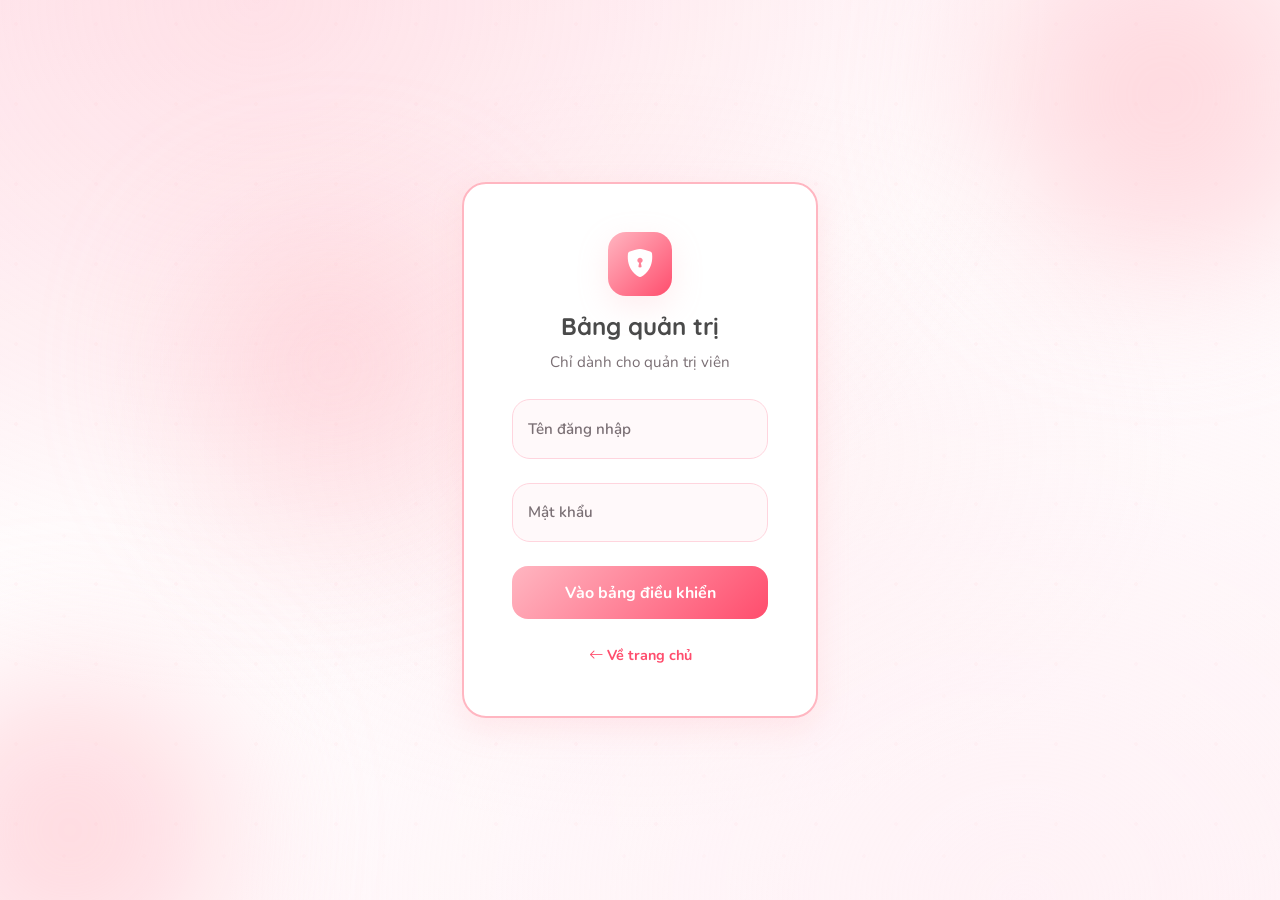
<file: admin-login.html>
<!DOCTYPE html>
<html lang="vi">
<head>
  <meta charset="UTF-8">
  <meta name="viewport" content="width=device-width, initial-scale=1.0">
  <title>Đăng nhập quản trị - Dr.Gifter</title>
  <link rel="preconnect" href="https://fonts.googleapis.com">
  <link rel="preconnect" href="https://fonts.gstatic.com" crossorigin>
  <link href="https://fonts.googleapis.com/css2?family=Nunito:wght@400;600;700;800&family=Quicksand:wght@500;600;700&display=swap" rel="stylesheet">
  <link href="https://cdn.jsdelivr.net/npm/bootstrap@5.3.3/dist/css/bootstrap.min.css" rel="stylesheet">
  <link rel="stylesheet" href="https://cdn.jsdelivr.net/npm/bootstrap-icons@1.11.3/font/bootstrap-icons.min.css">
  <link rel="stylesheet" href="style.css">
</head>
<body class="admin-auth-page">
  <div class="mesh-bg"></div>
  <div class="grid-overlay"></div>
  <div class="auth-bg-shape auth-bg-shape-1"></div>
  <div class="auth-bg-shape auth-bg-shape-2"></div>
  <div class="auth-bg-shape auth-bg-shape-4"></div>

  <div class="container position-relative">
    <div class="row justify-content-center align-items-center min-vh-100 py-5">
      <div class="col-11 col-sm-9 col-md-7 col-lg-5 col-xl-4">
        <div class="glass-auth-card admin-glass-card">
          <div class="glass-auth-inner p-4 p-md-5">
            <div class="text-center mb-4">
              <div class="admin-shield-icon mb-3">
                <i class="bi bi-shield-lock-fill"></i>
              </div>
              <h1 class="auth-title h4 fw-bold">Bảng quản trị</h1>
              <p class="auth-subtitle">Chỉ dành cho quản trị viên</p>
            </div>
            <div class="login-lock-banner" id="adminLoginLockBanner"></div>
            <form id="adminLoginForm">
              <div class="floating-group mb-4">
                <input type="text" class="form-control glass-input" id="adminUsername" placeholder=" " required>
                <label for="adminUsername">Tên đăng nhập</label>
              </div>
              <div class="floating-group mb-4">
                <input type="password" class="form-control glass-input" id="adminPassword" placeholder=" " required>
                <label for="adminPassword">Mật khẩu</label>
              </div>
              <button type="submit" class="btn btn-gradient w-100 auth-submit-btn">Vào bảng điều khiển</button>
            </form>
            <p class="text-center mt-4 mb-0 auth-footer-text">
              <a href="index.html" class="auth-link"><i class="bi bi-arrow-left"></i> Về trang chủ</a>
            </p>
          </div>
        </div>
      </div>
    </div>
  </div>

  <script src="https://cdn.jsdelivr.net/npm/bootstrap@5.3.3/dist/js/bootstrap.bundle.min.js"></script>
  <script src="app.js"></script>
</body>
</html>
</file>
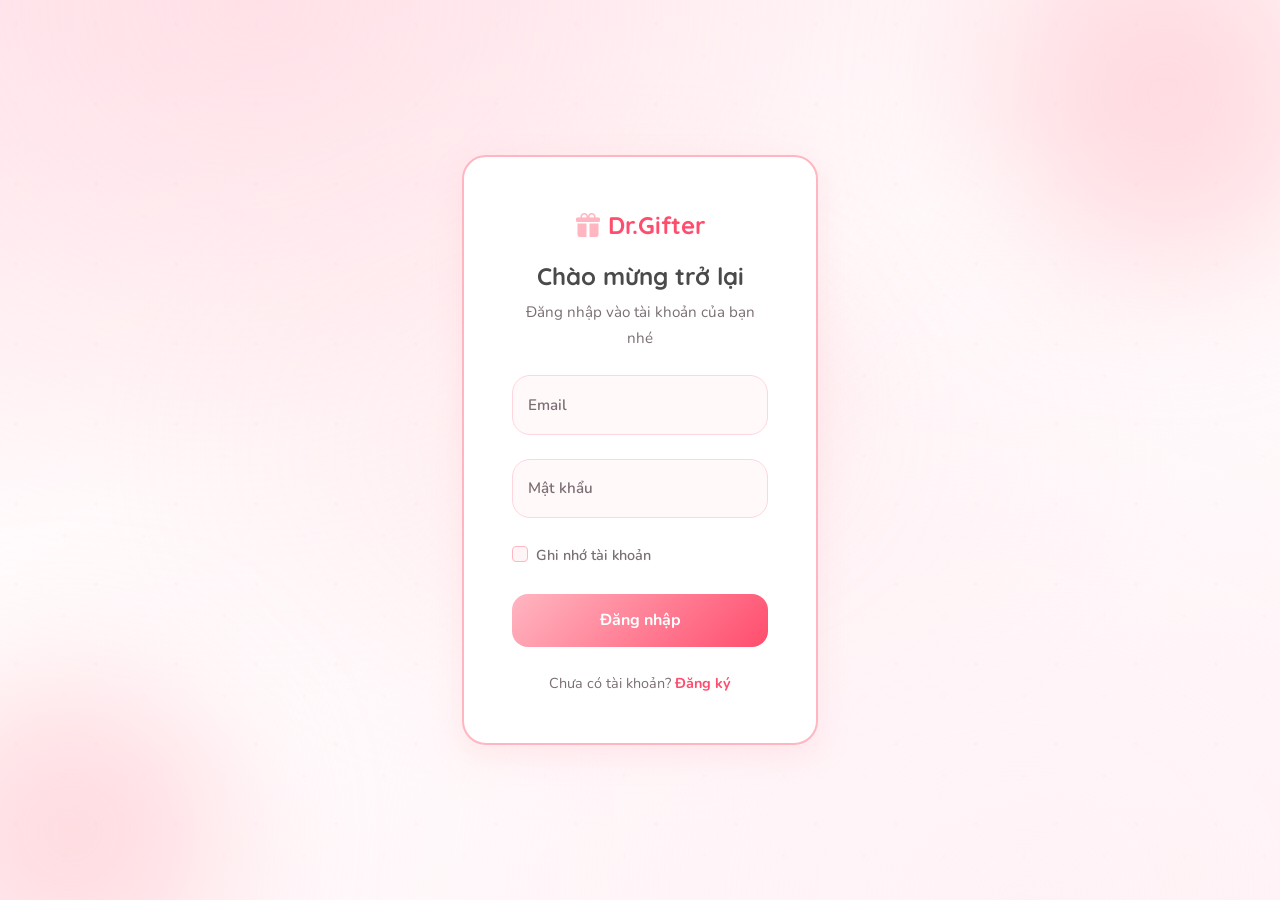
<file: login.html>
<!DOCTYPE html>
<html lang="vi">
<head>
  <meta charset="UTF-8">
  <meta name="viewport" content="width=device-width, initial-scale=1.0">
  <title>Đăng nhập - Dr.Gifter</title>
  <link rel="preconnect" href="https://fonts.googleapis.com">
  <link rel="preconnect" href="https://fonts.gstatic.com" crossorigin>
  <link href="https://fonts.googleapis.com/css2?family=Nunito:wght@400;600;700;800&family=Quicksand:wght@500;600;700&display=swap" rel="stylesheet">
  <link href="https://cdn.jsdelivr.net/npm/bootstrap@5.3.3/dist/css/bootstrap.min.css" rel="stylesheet">
  <link rel="stylesheet" href="https://cdn.jsdelivr.net/npm/bootstrap-icons@1.11.3/font/bootstrap-icons.min.css">
  <link rel="stylesheet" href="style.css">
</head>
<body class="auth-page">
  <div class="mesh-bg"></div>
  <div class="grid-overlay"></div>
  <div class="auth-bg-shape auth-bg-shape-1"></div>
  <div class="auth-bg-shape auth-bg-shape-2"></div>
  <div class="auth-bg-shape auth-bg-shape-3"></div>

  <div class="container position-relative">
    <div class="row justify-content-center align-items-center min-vh-100 py-5">
      <div class="col-11 col-sm-9 col-md-7 col-lg-5 col-xl-4">
        <div class="glass-auth-card">
          <div class="glass-auth-inner p-4 p-md-5">
            <div class="text-center mb-4">
              <a href="index.html" class="auth-brand">
                <i class="bi bi-gift-fill"></i> Dr.Gifter
              </a>
              <h1 class="auth-title h4 fw-bold mt-3">Chào mừng trở lại</h1>
              <p class="auth-subtitle">Đăng nhập vào tài khoản của bạn nhé</p>
            </div>
            <div class="login-lock-banner" id="loginLockBanner"></div>
            <form id="loginForm">
              <div class="floating-group mb-4">
                <input type="email" class="form-control glass-input" id="loginEmail" placeholder=" " required>
                <label for="loginEmail">Email</label>
              </div>
              <div class="floating-group mb-4">
                <input type="password" class="form-control glass-input" id="loginPassword" placeholder=" " required>
                <label for="loginPassword">Mật khẩu</label>
              </div>
              <div class="mb-4 form-check">
                <input type="checkbox" class="form-check-input glass-check" id="rememberMe">
                <label class="form-check-label auth-check-label" for="rememberMe">Ghi nhớ tài khoản</label>
              </div>
              <button type="submit" class="btn btn-gradient w-100 auth-submit-btn">Đăng nhập</button>
            </form>
            <p class="text-center mt-4 mb-0 auth-footer-text">
              Chưa có tài khoản? <a href="register.html" class="auth-link">Đăng ký</a>
            </p>
          </div>
        </div>
      </div>
    </div>
  </div>

  <script src="https://cdn.jsdelivr.net/npm/bootstrap@5.3.3/dist/js/bootstrap.bundle.min.js"></script>
  <script src="app.js"></script>
</body>
</html>
</file>
<file: style.css>
:root {
  --pink-light: #ffc0cb;
  --pink-soft: #ffb6c1;
  --pink-pale: #fff0f5;
  --pink-deep: #ff9eb5;
  --pink-accent: #ff85a2;
  --white: #ffffff;
  --white-soft: #fffafa;
  --text-dark: #5c4a52;
  --text-muted: #9a8a90;
  --glass-border: rgba(255, 182, 193, 0.45);
  --gradient-main: linear-gradient(135deg, #ffb6c1, #ffc0cb, #ffd1dc);
  --gradient-btn: linear-gradient(135deg, #ff9eb5, #ffb6c1);
  --shadow-soft: 0 8px 32px rgba(255, 182, 193, 0.25);
  --shadow-hover: 0 12px 40px rgba(255, 158, 181, 0.35);
  --transition: all 0.3s ease;
  --radius: 20px;
  --radius-sm: 16px;
}

*,
*::before,
*::after {
  box-sizing: border-box;
}

html {
  scroll-behavior: smooth;
}

body {
  font-family: 'Nunito', 'Quicksand', system-ui, sans-serif;
  color: var(--text-dark);
  background-color: var(--pink-pale);
  overflow-x: hidden;
}

::selection {
  background: rgba(255, 182, 193, 0.5);
  color: var(--text-dark);
}

h1, h2, h3, h4, h5, h6 {
  font-family: 'Quicksand', 'Nunito', sans-serif;
  font-weight: 700;
}

.text-gradient {
  background: var(--gradient-main);
  -webkit-background-clip: text;
  -webkit-text-fill-color: transparent;
  background-clip: text;
}

.text-gradient-animated {
  background: linear-gradient(90deg, #ff9eb5, #ffb6c1, #ffc0cb, #ffb6c1);
  background-size: 300% 100%;
  -webkit-background-clip: text;
  -webkit-text-fill-color: transparent;
  background-clip: text;
  animation: gradientShift 5s ease infinite;
}

@keyframes gradientShift {
  0%, 100% { background-position: 0% 50%; }
  50% { background-position: 100% 50%; }
}

.btn-gradient {
  background: var(--gradient-btn);
  border: none;
  color: var(--white);
  font-weight: 700;
  transition: var(--transition);
  border-radius: var(--radius-sm);
}

.btn-gradient:hover {
  color: var(--white);
  transform: translateY(-4px) scale(1.03);
  box-shadow: var(--shadow-hover);
  animation: bounceBtn 0.5s ease;
}

@keyframes bounceBtn {
  0%, 100% { transform: translateY(-4px) scale(1.03); }
  50% { transform: translateY(-8px) scale(1.05); }
}

.mesh-bg {
  position: fixed;
  inset: 0;
  background-image:
    radial-gradient(ellipse at 20% 0%, rgba(255, 192, 203, 0.35) 0%, transparent 55%),
    radial-gradient(ellipse at 80% 100%, rgba(255, 240, 245, 0.6) 0%, transparent 55%),
    radial-gradient(ellipse at 50% 50%, rgba(255, 182, 193, 0.15) 0%, transparent 60%);
  pointer-events: none;
  z-index: 0;
}

.grid-overlay {
  position: fixed;
  inset: 0;
  background-image:
    radial-gradient(circle at 20% 30%, rgba(255, 182, 193, 0.08) 2px, transparent 2px),
    radial-gradient(circle at 80% 70%, rgba(255, 192, 203, 0.06) 2px, transparent 2px);
  background-size: 80px 80px;
  pointer-events: none;
  z-index: 0;
}

.bg-glow {
  position: fixed;
  border-radius: 50%;
  filter: blur(100px);
  opacity: 0.4;
  pointer-events: none;
  z-index: 0;
  animation: floatGlow 8s ease-in-out infinite;
}

.bg-glow-purple {
  width: 400px;
  height: 400px;
  background: var(--pink-light);
  top: -100px;
  right: -80px;
}

.bg-glow-cyan {
  width: 350px;
  height: 350px;
  background: var(--pink-soft);
  bottom: 10%;
  left: -80px;
  animation-delay: -4s;
}

@keyframes floatGlow {
  0%, 100% { transform: translate(0, 0); }
  50% { transform: translate(15px, -15px); }
}

.landing-page {
  position: relative;
  background: var(--pink-pale);
}

.landing-page > section,
.landing-page > footer,
.landing-page > nav {
  position: relative;
  z-index: 1;
}

.glass-nav {
  background: rgba(255, 255, 255, 0.85);
  backdrop-filter: blur(20px);
  -webkit-backdrop-filter: blur(20px);
  border: 2px solid var(--glass-border);
  border-radius: var(--radius);
  margin: 1rem auto 0;
  max-width: calc(100% - 2rem);
  padding: 0.65rem 1.25rem;
  transition: var(--transition);
  box-shadow: var(--shadow-soft);
}

.glass-nav.scrolled {
  background: rgba(255, 255, 255, 0.95);
  box-shadow: var(--shadow-hover);
}

.brand-glow {
  font-family: 'Quicksand', sans-serif;
  font-weight: 800;
  font-size: 1.4rem;
  color: var(--pink-accent) !important;
  text-decoration: none;
  display: flex;
  align-items: center;
  gap: 0.5rem;
  transition: var(--transition);
}

.brand-glow:hover {
  color: var(--pink-deep) !important;
  transform: scale(1.05);
}

.brand-icon {
  color: var(--pink-soft);
  font-size: 1.3rem;
}

.navbar-toggler-custom {
  border-color: var(--glass-border);
  border-radius: 12px;
}

.navbar-toggler-custom .navbar-toggler-icon {
  filter: none;
  background-image: url("data:image/svg+xml,%3csvg xmlns='http://www.w3.org/2000/svg' viewBox='0 0 30 30'%3e%3cpath stroke='rgba%28255, 133, 162, 1%29' stroke-linecap='round' stroke-miterlimit='10' stroke-width='2' d='M4 7h22M4 15h22M4 23h22'/%3e%3c/svg%3e");
}

.nav-link-animated {
  color: var(--text-muted) !important;
  font-weight: 600;
  padding: 0.5rem 1rem !important;
  position: relative;
  transition: var(--transition);
  border-radius: 12px;
}

.nav-link-animated::after {
  content: '';
  position: absolute;
  bottom: 2px;
  left: 50%;
  width: 0;
  height: 3px;
  background: var(--gradient-btn);
  transition: var(--transition);
  transform: translateX(-50%);
  border-radius: 3px;
}

.nav-link-animated:hover,
.nav-link-animated.active {
  color: var(--pink-accent) !important;
}

.nav-link-animated:hover::after,
.nav-link-animated.active::after {
  width: 60%;
}

.nav-link-btn {
  background: var(--gradient-btn);
  border: none;
  border-radius: var(--radius-sm);
  color: var(--white) !important;
  padding: 0.45rem 1.35rem !important;
  margin-top: 0.5rem;
  transition: var(--transition);
  font-weight: 700;
}

@media (min-width: 992px) {
  .nav-link-btn {
    margin-top: 0;
  }
}

.nav-link-btn:hover {
  color: var(--white) !important;
  transform: translateY(-3px) scale(1.05);
  box-shadow: var(--shadow-hover);
}

.hero-section {
  min-height: 100vh;
  padding: 8rem 0 5rem;
  background: transparent;
}

.hero-badge {
  display: inline-block;
  padding: 0.4rem 1.1rem;
  background: var(--white);
  border: 2px solid var(--pink-light);
  border-radius: var(--radius);
  font-size: 0.85rem;
  font-weight: 700;
  color: var(--pink-accent);
  margin-bottom: 1.75rem;
  box-shadow: var(--shadow-soft);
  animation: fadeInUp 0.8s ease forwards;
}

.hero-title {
  line-height: 1.2;
  color: var(--text-dark);
  animation: fadeInUp 0.8s ease 0.15s forwards;
  opacity: 0;
}

.hero-description {
  color: var(--text-muted);
  max-width: 34rem;
  font-size: 1.1rem;
  line-height: 1.8;
  animation: fadeInUp 0.8s ease 0.3s forwards;
  opacity: 0;
}

.hero-cta-wrap {
  animation: fadeInUp 0.8s ease 0.45s forwards;
  opacity: 0;
}

@keyframes fadeInUp {
  from {
    opacity: 0;
    transform: translateY(20px);
  }
  to {
    opacity: 1;
    transform: translateY(0);
  }
}

.cta-button {
  padding: 0.9rem 2.5rem;
  border-radius: var(--radius);
  font-size: 1rem;
}

.pulse-glow {
  animation: pulseGlow 2.5s ease-in-out infinite;
}

@keyframes pulseGlow {
  0%, 100% {
    box-shadow: 0 6px 25px rgba(255, 182, 193, 0.4);
  }
  50% {
    box-shadow: 0 10px 40px rgba(255, 158, 181, 0.55);
  }
}

.hero-visual {
  position: relative;
  width: 320px;
  height: 320px;
  display: flex;
  align-items: center;
  justify-content: center;
  animation: fadeInUp 1s ease 0.5s forwards;
  opacity: 0;
}

.hero-ring {
  position: absolute;
  border-radius: 50%;
  border: 2px dashed var(--pink-light);
}

.hero-ring-1 {
  width: 100%;
  height: 100%;
  animation: spinSlow 25s linear infinite;
}

.hero-ring-2 {
  width: 78%;
  height: 78%;
  border-color: var(--pink-soft);
  animation: spinSlow 18s linear infinite reverse;
}

.hero-ring-3 {
  width: 55%;
  height: 55%;
  border-style: solid;
  border-color: rgba(255, 192, 203, 0.5);
  animation: spinSlow 12s linear infinite;
}

@keyframes spinSlow {
  from { transform: rotate(0deg); }
  to { transform: rotate(360deg); }
}

.hero-icon-wrap {
  width: 140px;
  height: 140px;
  display: flex;
  align-items: center;
  justify-content: center;
  background: var(--white);
  border: 3px solid var(--pink-light);
  border-radius: 50%;
  font-size: 4rem;
  color: var(--pink-accent);
  box-shadow: var(--shadow-soft);
  animation: iconBounce 3s ease-in-out infinite;
}

@keyframes iconBounce {
  0%, 100% { transform: translateY(0); }
  50% { transform: translateY(-8px); }
}

.services-section {
  padding: 6rem 0;
  background: linear-gradient(180deg, transparent 0%, rgba(255, 240, 245, 0.8) 100%);
}

.section-badge {
  display: inline-block;
  font-size: 0.8rem;
  font-weight: 700;
  text-transform: uppercase;
  letter-spacing: 0.1em;
  color: var(--pink-accent);
  padding: 0.35rem 1rem;
  background: var(--white);
  border-radius: var(--radius);
  border: 2px solid var(--pink-light);
}

.section-title {
  font-size: 2.25rem;
  color: var(--text-dark);
}

.section-subtitle {
  color: var(--text-muted);
  font-size: 1.05rem;
  max-width: 28rem;
  margin: 0 auto;
}

.glass-card {
  background: var(--white);
  border: 2px solid var(--pink-light);
  border-radius: var(--radius);
  transition: var(--transition);
  overflow: hidden;
  box-shadow: var(--shadow-soft);
}

.service-card:hover {
  transform: translateY(-10px) scale(1.03);
  border-color: var(--pink-soft);
  box-shadow: var(--shadow-hover);
  animation: cardBounce 0.4s ease;
}

@keyframes cardBounce {
  0%, 100% { transform: translateY(-10px) scale(1.03); }
  50% { transform: translateY(-14px) scale(1.04); }
}

.service-card-inner {
  height: 100%;
}

.service-icon {
  width: 4.5rem;
  height: 4.5rem;
  margin: 0 auto;
  display: flex;
  align-items: center;
  justify-content: center;
  border-radius: var(--radius-sm);
  font-size: 1.6rem;
  color: var(--white);
  transition: var(--transition);
}

.service-card:hover .service-icon {
  transform: scale(1.15) rotate(-5deg);
}

.service-icon-purple {
  background: linear-gradient(135deg, #ffb6c1, #ffc0cb);
  box-shadow: 0 6px 20px rgba(255, 182, 193, 0.5);
}

.service-icon-cyan {
  background: linear-gradient(135deg, #ffc0cb, #ffd1dc);
  box-shadow: 0 6px 20px rgba(255, 192, 203, 0.5);
}

.service-icon-mixed {
  background: var(--gradient-main);
  box-shadow: 0 6px 20px rgba(255, 158, 181, 0.4);
}

.service-title {
  color: var(--text-dark);
  margin-bottom: 0.75rem;
}

.service-text {
  color: var(--text-muted);
  font-size: 0.95rem;
  line-height: 1.7;
  margin-bottom: 0;
}

.stats-section {
  padding: 5rem 0;
  background: var(--white-soft);
  position: relative;
}

.stat-glass {
  padding: 2rem 1.25rem;
  background: var(--white);
  border: 2px solid var(--pink-light);
  border-radius: var(--radius);
  transition: var(--transition);
  box-shadow: var(--shadow-soft);
}

.stat-glass:hover {
  border-color: var(--pink-soft);
  transform: translateY(-6px) scale(1.02);
  box-shadow: var(--shadow-hover);
}

.stat-number {
  font-family: 'Quicksand', sans-serif;
  font-size: 2.75rem;
  font-weight: 800;
  margin-bottom: 0.5rem;
  line-height: 1;
}

.glow-text {
  background: var(--gradient-main);
  -webkit-background-clip: text;
  -webkit-text-fill-color: transparent;
  background-clip: text;
}

.stat-label {
  color: var(--text-muted);
  font-size: 0.9rem;
  font-weight: 600;
}

.site-footer {
  background: var(--white);
  border-top: 2px solid var(--pink-light);
  padding: 2rem 0;
}

.social-links {
  display: flex;
  gap: 0.85rem;
  justify-content: center;
}

@media (min-width: 768px) {
  .social-links {
    justify-content: flex-start;
  }
}

.social-link {
  display: inline-flex;
  align-items: center;
  justify-content: center;
  width: 2.85rem;
  height: 2.85rem;
  border-radius: var(--radius-sm);
  background: var(--pink-pale);
  border: 2px solid var(--pink-light);
  color: var(--pink-accent);
  font-size: 1.15rem;
  text-decoration: none;
  transition: var(--transition);
}

.social-link:hover {
  color: var(--white);
  background: var(--gradient-btn);
  border-color: transparent;
  transform: translateY(-4px) scale(1.1);
  box-shadow: var(--shadow-hover);
}

.copyright {
  color: var(--text-muted);
  font-size: 0.85rem;
}

.auth-page,
.admin-auth-page {
  min-height: 100vh;
  background: linear-gradient(160deg, #fff0f5 0%, #ffffff 40%, #fff5f8 100%);
  position: relative;
  overflow: hidden;
}

.auth-page .container,
.admin-auth-page .container {
  position: relative;
  z-index: 2;
}

.auth-bg-shape {
  position: fixed;
  border-radius: 50%;
  filter: blur(80px);
  opacity: 0.5;
  pointer-events: none;
  animation: authFloat 10s ease-in-out infinite;
  z-index: 1;
}

.auth-bg-shape-1 {
  width: 350px;
  height: 350px;
  background: var(--pink-light);
  top: -80px;
  right: -60px;
}

.auth-bg-shape-2 {
  width: 300px;
  height: 300px;
  background: var(--pink-soft);
  bottom: -80px;
  left: -80px;
  animation-delay: -5s;
}

.auth-bg-shape-3 {
  width: 200px;
  height: 200px;
  background: #ffd1dc;
  top: 45%;
  left: 55%;
  transform: translate(-50%, -50%);
  opacity: 0.35;
  animation-delay: -2.5s;
}

.auth-bg-shape-4 {
  width: 280px;
  height: 280px;
  background: var(--pink-light);
  top: 25%;
  left: 15%;
  opacity: 0.4;
  animation-delay: -7s;
}

@keyframes authFloat {
  0%, 100% { transform: translate(0, 0); }
  33% { transform: translate(12px, -15px); }
  66% { transform: translate(-8px, 12px); }
}

.glass-auth-card {
  background: var(--white);
  border: 2px solid var(--pink-light);
  border-radius: var(--radius);
  box-shadow: var(--shadow-soft);
  transition: var(--transition);
  animation: cardFloat 6s ease-in-out infinite;
}

@keyframes cardFloat {
  0%, 100% { transform: translateY(0); }
  50% { transform: translateY(-6px); }
}

.glass-auth-card:hover {
  border-color: var(--pink-soft);
  box-shadow: var(--shadow-hover);
}

.auth-brand {
  font-family: 'Quicksand', sans-serif;
  font-weight: 800;
  font-size: 1.5rem;
  color: var(--pink-accent);
  text-decoration: none;
  display: inline-flex;
  align-items: center;
  gap: 0.5rem;
  transition: var(--transition);
}

.auth-brand i {
  color: var(--pink-soft);
}

.auth-brand:hover {
  color: var(--pink-deep);
}

.auth-title {
  color: var(--text-dark);
}

.auth-subtitle {
  color: var(--text-muted);
  font-size: 0.95rem;
  margin-bottom: 0;
}

.floating-group {
  position: relative;
}

.floating-group label {
  position: absolute;
  left: 1rem;
  top: 50%;
  transform: translateY(-50%);
  color: var(--text-muted);
  font-size: 0.95rem;
  font-weight: 600;
  pointer-events: none;
  transition: var(--transition);
}

.glass-input {
  background: var(--pink-pale);
  border: 2px solid var(--pink-light);
  border-radius: var(--radius-sm);
  color: var(--text-dark);
  padding: 1.05rem 1rem;
  height: auto;
  transition: var(--transition);
}

.glass-input:focus {
  background: var(--white);
  border-color: var(--pink-soft);
  color: var(--text-dark);
  box-shadow: 0 0 0 4px rgba(255, 182, 193, 0.35), 0 0 20px rgba(255, 192, 203, 0.4);
  outline: none;
}

.glass-input:focus + label,
.glass-input:not(:placeholder-shown) + label {
  top: 0;
  left: 0.75rem;
  font-size: 0.72rem;
  background: var(--white);
  padding: 0 0.4rem;
  color: var(--pink-accent);
  font-weight: 700;
}

.glass-check {
  background-color: var(--pink-pale);
  border-color: var(--pink-light);
  border-radius: 6px;
}

.glass-check:checked {
  background-color: var(--pink-accent);
  border-color: var(--pink-accent);
}

.auth-check-label {
  color: var(--text-muted);
  font-size: 0.9rem;
  font-weight: 600;
}

.auth-submit-btn {
  padding: 0.9rem;
  border-radius: var(--radius-sm);
  font-weight: 700;
  font-size: 1rem;
}

.auth-link {
  color: var(--pink-accent);
  text-decoration: none;
  font-weight: 700;
  transition: var(--transition);
}

.auth-link:hover {
  color: var(--pink-deep);
}

.auth-footer-text {
  color: var(--text-muted);
  font-size: 0.9rem;
}

.admin-shield-icon {
  width: 4rem;
  height: 4rem;
  margin: 0 auto;
  display: flex;
  align-items: center;
  justify-content: center;
  background: var(--gradient-btn);
  border-radius: var(--radius-sm);
  font-size: 1.75rem;
  color: var(--white);
  box-shadow: var(--shadow-soft);
}

.admin-glass-card {
  border-color: var(--pink-soft);
}

.admin-dashboard-page {
  background: var(--pink-pale);
  min-height: 100vh;
}

.admin-wrapper {
  min-height: 100vh;
}

.admin-sidebar {
  width: 270px;
  background: var(--white);
  border-right: 2px solid var(--pink-light);
  display: flex;
  flex-direction: column;
  position: fixed;
  top: 0;
  left: 0;
  height: 100vh;
  z-index: 1040;
  transform: translateX(-100%);
  transition: var(--transition);
  box-shadow: var(--shadow-soft);
}

.admin-sidebar.show {
  transform: translateX(0);
}

@media (min-width: 992px) {
  .admin-sidebar {
    transform: translateX(0);
    position: sticky;
    top: 0;
  }
}

.sidebar-header {
  padding: 1.75rem 1.5rem;
  border-bottom: 2px solid var(--pink-light);
}

.sidebar-brand {
  font-family: 'Quicksand', sans-serif;
  font-weight: 800;
  font-size: 1.25rem;
  color: var(--pink-accent);
  text-decoration: none;
  display: flex;
  align-items: center;
  gap: 0.5rem;
}

.sidebar-brand i {
  color: var(--pink-soft);
}

.sidebar-subtitle {
  color: var(--text-muted);
  font-size: 0.78rem;
  margin: 0.3rem 0 0;
  font-weight: 600;
}

.sidebar-nav {
  flex: 1;
  padding: 1.25rem 0.75rem;
}

.sidebar-link {
  display: block;
  text-decoration: none;
  margin-bottom: 0.4rem;
  padding: 0 0.5rem;
}

.sidebar-link-pill {
  display: flex;
  align-items: center;
  gap: 0.85rem;
  padding: 0.8rem 1.1rem;
  border-radius: var(--radius-sm);
  color: var(--text-muted);
  font-size: 0.9rem;
  font-weight: 700;
  transition: var(--transition);
}

.sidebar-link-pill i {
  font-size: 1.15rem;
  width: 1.3rem;
  text-align: center;
}

.sidebar-link:hover .sidebar-link-pill {
  color: var(--pink-accent);
  background: var(--pink-pale);
}

.sidebar-link.active .sidebar-link-pill {
  background: var(--gradient-btn);
  color: var(--white);
  box-shadow: var(--shadow-soft);
}

.sidebar-footer {
  padding: 1.25rem 0.75rem;
  border-top: 2px solid var(--pink-light);
}

.logout-link .sidebar-link-pill {
  color: #e88a9a;
}

.logout-link:hover .sidebar-link-pill {
  background: rgba(255, 182, 193, 0.2);
  color: #e88a9a;
}

.admin-main {
  min-height: 100vh;
  width: 100%;
  background: var(--pink-pale);
}

@media (min-width: 992px) {
  .admin-main {
    width: calc(100% - 270px);
  }
}

.admin-topbar {
  background: var(--white);
  border-bottom: 2px solid var(--pink-light);
  padding: 1.1rem 1.75rem;
  position: sticky;
  top: 0;
  z-index: 100;
  box-shadow: var(--shadow-soft);
}

.sidebar-toggle-btn {
  background: var(--pink-pale);
  border: 2px solid var(--pink-light);
  color: var(--pink-accent);
  padding: 0.45rem 0.7rem;
  border-radius: var(--radius-sm);
  transition: var(--transition);
}

.sidebar-toggle-btn:hover {
  background: var(--pink-light);
  color: var(--white);
}

.admin-page-title {
  color: var(--text-dark);
}

.admin-profile {
  color: var(--text-dark);
}

.admin-status {
  font-size: 0.72rem;
  color: var(--pink-accent);
  background: var(--pink-pale);
  border: 2px solid var(--pink-light);
  padding: 0.3rem 0.7rem;
  border-radius: var(--radius);
  font-weight: 700;
}

.admin-avatar {
  width: 2.6rem;
  height: 2.6rem;
  display: flex;
  align-items: center;
  justify-content: center;
  background: var(--gradient-btn);
  border-radius: 50%;
  font-size: 1.15rem;
  color: var(--white);
  border: 2px solid var(--pink-light);
}

.admin-name {
  font-size: 0.9rem;
  font-weight: 700;
  color: var(--text-dark);
}

.admin-content {
  padding: 1.75rem;
  max-width: 1400px;
}

.metric-glass {
  background: var(--white);
  border: 2px solid var(--pink-light);
  border-radius: var(--radius);
  padding: 1.35rem;
  transition: var(--transition);
  position: relative;
  overflow: hidden;
  box-shadow: var(--shadow-soft);
}

.metric-glass::before {
  content: '';
  position: absolute;
  top: 0;
  left: 0;
  width: 5px;
  height: 100%;
  border-radius: 5px 0 0 5px;
}

.metric-glass:hover {
  transform: translateY(-5px) scale(1.02);
  border-color: var(--pink-soft);
  box-shadow: var(--shadow-hover);
}

.metric-purple::before { background: #ffb6c1; }
.metric-cyan::before { background: #ffc0cb; }
.metric-mixed::before { background: var(--gradient-btn); }
.metric-green::before { background: #ffd1dc; }

.metric-icon {
  width: 2.65rem;
  height: 2.65rem;
  display: flex;
  align-items: center;
  justify-content: center;
  border-radius: 12px;
  font-size: 1.15rem;
  margin-bottom: 0.85rem;
}

.metric-purple .metric-icon {
  background: var(--pink-pale);
  color: var(--pink-accent);
}

.metric-cyan .metric-icon {
  background: rgba(255, 192, 203, 0.3);
  color: var(--pink-deep);
}

.metric-mixed .metric-icon {
  background: var(--pink-pale);
  color: var(--pink-accent);
}

.metric-green .metric-icon {
  background: rgba(255, 209, 220, 0.5);
  color: var(--pink-deep);
}

.metric-label {
  color: var(--text-muted);
  font-size: 0.78rem;
  margin-bottom: 0.3rem;
  font-weight: 700;
  text-transform: uppercase;
  letter-spacing: 0.04em;
}

.metric-value {
  font-family: 'Quicksand', sans-serif;
  font-size: 1.85rem;
  font-weight: 800;
  color: var(--text-dark);
  margin: 0;
}

.table-glass {
  background: var(--white);
  border: 2px solid var(--pink-light);
  border-radius: var(--radius);
  overflow: hidden;
  box-shadow: var(--shadow-soft);
}

.table-glass-header {
  padding: 1.35rem 1.75rem;
  border-bottom: 2px solid var(--pink-light);
  display: flex;
  align-items: center;
  justify-content: space-between;
  background: var(--pink-pale);
}

.table-glass-title {
  color: var(--text-dark);
}

.admin-table {
  color: var(--text-dark);
  margin: 0;
}

.admin-table thead th {
  background: var(--pink-pale);
  color: var(--text-muted);
  font-size: 0.75rem;
  font-weight: 800;
  text-transform: uppercase;
  letter-spacing: 0.06em;
  border: none;
  padding: 1.1rem 1.75rem;
}

.admin-table tbody td {
  padding: 1.1rem 1.75rem;
  border-color: rgba(255, 182, 193, 0.25);
  vertical-align: middle;
  font-size: 0.9rem;
}

.admin-table tbody tr {
  transition: var(--transition);
}

.admin-table tbody tr:nth-child(even) {
  background: rgba(255, 240, 245, 0.5);
}

.admin-table tbody tr:hover {
  background: rgba(255, 192, 203, 0.15);
}

.client-cell {
  display: flex;
  align-items: center;
  gap: 0.85rem;
}

.client-avatar {
  width: 2.35rem;
  height: 2.35rem;
  display: flex;
  align-items: center;
  justify-content: center;
  background: var(--gradient-btn);
  border-radius: 12px;
  font-size: 0.68rem;
  font-weight: 800;
  color: var(--white);
  flex-shrink: 0;
}

.status-badge {
  display: inline-block;
  padding: 0.38rem 0.9rem;
  border-radius: var(--radius);
  font-size: 0.72rem;
  font-weight: 800;
  letter-spacing: 0.02em;
}

.status-pending {
  background: rgba(255, 230, 150, 0.35);
  color: #c9a030;
  border: 2px solid rgba(255, 220, 120, 0.4);
}

.status-progress {
  background: rgba(255, 192, 203, 0.35);
  color: var(--pink-deep);
  border: 2px solid var(--pink-light);
}

.status-completed {
  background: rgba(180, 230, 180, 0.35);
  color: #5cb85c;
  border: 2px solid rgba(140, 210, 140, 0.4);
}

.btn-action {
  font-size: 0.72rem;
  padding: 0.38rem 0.8rem;
  border-radius: 12px;
  font-weight: 700;
  transition: var(--transition);
  margin-right: 0.35rem;
}

.btn-action-view {
  background: var(--pink-pale);
  border: 2px solid var(--pink-light);
  color: var(--pink-accent);
}

.btn-action-view:hover {
  border-color: var(--pink-soft);
  color: var(--white);
  background: var(--pink-soft);
}

.btn-action-approve {
  background: rgba(180, 230, 180, 0.25);
  border: 2px solid rgba(140, 210, 140, 0.5);
  color: #5cb85c;
}

.btn-action-approve:hover {
  background: rgba(140, 210, 140, 0.4);
  color: #4a9e4a;
}

.panel-glass {
  background: var(--white);
  border: 2px solid var(--pink-light);
  border-radius: var(--radius);
  box-shadow: var(--shadow-soft);
}

.panel-glass-body {
  padding: 2.5rem;
}

.panel-title {
  color: var(--text-dark);
}

.panel-text {
  color: var(--text-muted);
  line-height: 1.8;
}

.content-section {
  display: none;
  animation: sectionFade 0.35s ease;
}

.content-section.active {
  display: block;
}

@keyframes sectionFade {
  from { opacity: 0; transform: translateY(8px); }
  to { opacity: 1; transform: translateY(0); }
}

.sidebar-overlay {
  display: none;
  position: fixed;
  inset: 0;
  background: rgba(255, 182, 193, 0.3);
  backdrop-filter: blur(4px);
  z-index: 1030;
}

.sidebar-overlay.show {
  display: block;
}

@media (min-width: 992px) {
  .sidebar-overlay {
    display: none !important;
  }
}

.form-alert {
  font-size: 0.875rem;
  border-radius: var(--radius-sm);
  font-weight: 600;
}

.form-alert.alert-success {
  background: rgba(180, 230, 180, 0.3);
  color: #5cb85c;
  border: 2px solid rgba(140, 210, 140, 0.4);
}

.form-alert.alert-danger {
  background: rgba(255, 182, 193, 0.3);
  color: #e88a9a;
  border: 2px solid var(--pink-light);
}

@media (max-width: 767px) {
  .hero-title {
    font-size: 2rem;
  }

  .section-title {
    font-size: 1.85rem;
  }

  .stat-number {
    font-size: 2rem;
  }

  .glass-nav {
    border-radius: var(--radius-sm);
    margin: 0.5rem auto 0;
  }

  .admin-table thead {
    display: none;
  }

  .admin-table tbody tr {
    display: block;
    margin-bottom: 1rem;
    border: 2px solid var(--pink-light);
    border-radius: var(--radius-sm);
    padding: 0.5rem;
    background: var(--white);
  }

  .admin-table tbody td {
    display: flex;
    justify-content: space-between;
    align-items: center;
    padding: 0.65rem 1rem;
    border: none;
  }

  .admin-table tbody td::before {
    content: attr(data-label);
    font-weight: 800;
    color: var(--text-muted);
    font-size: 0.7rem;
    text-transform: uppercase;
  }

  .admin-table tbody td:last-child {
    justify-content: flex-start;
    gap: 0.5rem;
  }
}

.services-page {
  position: relative;
  background: var(--pink-pale);
}

.services-page > nav,
.services-page > main,
.services-page > footer {
  position: relative;
  z-index: 1;
}

.services-main {
  padding: 7rem 0 4rem;
}

.services-header {
  margin-bottom: 2.5rem;
}

.search-section {
  display: flex;
  flex-wrap: wrap;
  align-items: center;
  justify-content: center;
  gap: 1.25rem;
  margin-bottom: 2.5rem;
}

.search-bar-wrap {
  position: relative;
  flex: 1;
  min-width: 260px;
  max-width: 560px;
}

.search-icon {
  position: absolute;
  left: 1.25rem;
  top: 50%;
  transform: translateY(-50%);
  color: var(--pink-accent);
  font-size: 1.1rem;
  pointer-events: none;
}

.search-input {
  width: 100%;
  padding: 1rem 1.25rem 1rem 3rem;
  border: 2px solid var(--pink-light);
  border-radius: 50px;
  background: var(--white);
  color: var(--text-dark);
  font-size: 0.95rem;
  font-weight: 600;
  box-shadow: var(--shadow-soft);
  transition: var(--transition);
}

.search-input:focus {
  outline: none;
  border-color: var(--pink-soft);
  box-shadow: 0 0 0 4px rgba(255, 182, 193, 0.35), var(--shadow-soft);
}

.search-input::placeholder {
  color: var(--text-muted);
  font-weight: 500;
}

.free-toggle-wrap {
  display: flex;
  align-items: center;
  gap: 0.75rem;
  background: var(--white);
  padding: 0.65rem 1.1rem;
  border-radius: 50px;
  border: 2px solid var(--pink-light);
  box-shadow: var(--shadow-soft);
}

.free-toggle-label {
  font-weight: 700;
  color: var(--pink-accent);
  font-size: 0.9rem;
  margin: 0;
}

.free-toggle {
  position: relative;
  display: inline-block;
  width: 48px;
  height: 26px;
  margin: 0;
  cursor: pointer;
}

.free-toggle input {
  opacity: 0;
  width: 0;
  height: 0;
}

.free-toggle-slider {
  position: absolute;
  inset: 0;
  background: var(--pink-pale);
  border: 2px solid var(--pink-light);
  border-radius: 50px;
  transition: var(--transition);
}

.free-toggle-slider::before {
  content: '';
  position: absolute;
  width: 18px;
  height: 18px;
  left: 2px;
  bottom: 2px;
  background: var(--white);
  border-radius: 50%;
  box-shadow: 0 2px 6px rgba(255, 158, 181, 0.4);
  transition: var(--transition);
}

.free-toggle input:checked + .free-toggle-slider {
  background: var(--gradient-btn);
  border-color: var(--pink-soft);
}

.free-toggle input:checked + .free-toggle-slider::before {
  transform: translateX(22px);
}

.product-col {
  transition: var(--transition);
}

.product-col.product-hidden {
  display: none;
}

.product-card {
  background: var(--white);
  border: 2px solid var(--pink-light);
  border-radius: var(--radius);
  overflow: hidden;
  box-shadow: var(--shadow-soft);
  height: 100%;
  display: flex;
  flex-direction: column;
  transition: var(--transition);
}

.product-card:hover {
  transform: translateY(-8px) scale(1.02);
  border-color: var(--pink-soft);
  box-shadow: var(--shadow-hover);
}

.product-price {
  margin: 0.6rem 1.1rem 0.4rem;
  padding: 0.35rem 0.75rem;
  border-radius: 999px;
  display: inline-block;
  font-size: 0.82rem;
  font-weight: 800;
  color: var(--pink-accent);
  background: var(--pink-pale);
  border: 2px solid var(--pink-light);
}

.product-preview {
  height: 180px;
  display: flex;
  align-items: center;
  justify-content: center;
  font-size: 3.5rem;
  color: var(--white);
}

.product-preview-1 {
  background: linear-gradient(135deg, #ffb6c1, #ffc0cb);
}

.product-preview-2 {
  background: linear-gradient(135deg, #ff9eb5, #ffb6c1);
}

.product-preview-3 {
  background: linear-gradient(135deg, #ffc0cb, #ffd1dc);
}

.product-preview-4 {
  background: linear-gradient(135deg, #a8e6cf, #b5ead7);
}

.product-preview-5 {
  background: linear-gradient(135deg, #ffd1dc, #ffb6c1);
}

.product-preview-6 {
  background: linear-gradient(135deg, #c9b1ff, #e2c9ff);
}

.product-title {
  font-size: 1.1rem;
  font-weight: 800;
  color: var(--text-dark);
  padding: 1.1rem 1.25rem 0.5rem;
  margin: 0;
}

.product-desc {
  font-size: 0.88rem;
  color: var(--text-muted);
  line-height: 1.65;
  padding: 0 1.25rem;
  margin: 0;
  flex-grow: 1;
}

.product-btn-group {
  display: flex;
  flex-wrap: wrap;
  gap: 0.5rem;
  padding: 1rem 1.25rem 1.25rem;
}

.btn-product {
  flex: 1;
  min-width: calc(33% - 0.35rem);
  padding: 0.45rem 0.5rem;
  border: none;
  border-radius: 12px;
  font-size: 0.72rem;
  font-weight: 800;
  transition: var(--transition);
  cursor: pointer;
}

.btn-product:hover {
  transform: translateY(-2px) scale(1.05);
}

.btn-video {
  background: rgba(255, 150, 150, 0.25);
  color: #e87070;
  border: 2px solid rgba(255, 150, 150, 0.4);
}

.btn-video:hover {
  background: rgba(255, 150, 150, 0.4);
  box-shadow: 0 4px 15px rgba(255, 150, 150, 0.3);
}

.btn-contact {
  background: rgba(130, 210, 200, 0.25);
  color: #4db8a8;
  border: 2px solid rgba(130, 210, 200, 0.45);
}

.btn-contact:hover {
  background: rgba(130, 210, 200, 0.4);
  box-shadow: 0 4px 15px rgba(130, 210, 200, 0.3);
}

.btn-demo {
  background: rgba(180, 120, 180, 0.2);
  color: #9b5da8;
  border: 2px solid rgba(180, 120, 180, 0.35);
}

.btn-demo:hover {
  background: rgba(180, 120, 180, 0.35);
  box-shadow: 0 4px 15px rgba(180, 120, 180, 0.25);
}

.no-results {
  display: none;
  color: var(--text-muted);
  font-weight: 700;
  padding: 2rem 0;
  font-size: 1rem;
}

.pagination-section {
  display: flex;
  align-items: center;
  justify-content: center;
  gap: 0.5rem;
  margin-top: 3rem;
  flex-wrap: wrap;
}

.pagination-item {
  min-width: 40px;
  height: 40px;
  padding: 0 0.5rem;
  border: 2px solid var(--pink-light);
  border-radius: 50%;
  background: var(--white);
  color: var(--text-muted);
  font-weight: 700;
  font-size: 0.9rem;
  cursor: pointer;
  transition: var(--transition);
  display: inline-flex;
  align-items: center;
  justify-content: center;
}

.pagination-item:hover {
  border-color: var(--pink-soft);
  color: var(--pink-accent);
  transform: scale(1.08);
}

.pagination-item.active {
  background: var(--gradient-btn);
  border-color: transparent;
  color: var(--white);
  box-shadow: var(--shadow-soft);
  transform: scale(1.1);
}

.pagination-prev,
.pagination-next {
  border-radius: 50px;
  min-width: 44px;
}

.pagination-dots {
  color: var(--text-muted);
  font-weight: 800;
  padding: 0 0.25rem;
  user-select: none;
}

@media (max-width: 575px) {
  .btn-product {
    min-width: 100%;
  }

  .search-section {
    flex-direction: column;
  }

  .search-bar-wrap {
    max-width: 100%;
  }
}

.user-profile-link {
  display: flex !important;
  align-items: center;
  gap: 0.5rem;
  padding: 0.35rem 0.85rem !important;
  background: var(--pink-pale);
  border: 2px solid var(--pink-light);
  border-radius: 50px;
  transition: var(--transition);
}

.user-profile-link:hover {
  background: var(--white);
  border-color: var(--pink-soft);
  transform: scale(1.03);
}

.user-nav-avatar {
  width: 2rem;
  height: 2rem;
  display: flex;
  align-items: center;
  justify-content: center;
  background: var(--gradient-btn);
  border-radius: 50%;
  color: var(--white);
  font-size: 0.95rem;
}

.user-nav-name {
  font-weight: 700;
  color: var(--pink-accent);
  font-size: 0.88rem;
}

.btn-buy {
  background: rgba(130, 210, 200, 0.3);
  color: #3da896;
  border: 2px solid rgba(130, 210, 200, 0.5);
}

.btn-buy:hover {
  background: rgba(130, 210, 200, 0.5);
  color: #2d9686;
  box-shadow: 0 4px 15px rgba(130, 210, 200, 0.35);
}

.purchase-modal {
  position: fixed;
  inset: 0;
  background: rgba(255, 182, 193, 0.35);
  backdrop-filter: blur(6px);
  display: flex;
  align-items: center;
  justify-content: center;
  z-index: 2000;
  opacity: 0;
  visibility: hidden;
  transition: var(--transition);
  padding: 1rem;
}

.purchase-modal.show {
  opacity: 1;
  visibility: visible;
}

.code-info-modal {
  position: fixed;
  inset: 0;
  background: rgba(255, 182, 193, 0.35);
  backdrop-filter: blur(4px);
  display: flex;
  align-items: center;
  justify-content: center;
  padding: 1rem;
  z-index: 1200;
  opacity: 0;
  visibility: hidden;
  transition: var(--transition);
}

.code-info-modal.show {
  opacity: 1;
  visibility: visible;
}

.code-info-card {
  width: min(500px, 100%);
  background: var(--white);
  border: 2px solid var(--pink-light);
  border-radius: 24px;
  box-shadow: var(--shadow-hover);
  padding: 1.3rem;
}

.code-info-title {
  margin-bottom: 1rem;
  font-weight: 800;
  color: var(--pink-accent);
}

.code-info-line {
  margin-bottom: 0.7rem;
  color: var(--text-dark);
}

.wallet-balance-box {
  background: var(--pink-pale);
  border: 2px solid var(--pink-light);
  border-radius: 26px;
  padding: 1rem 1.2rem;
  box-shadow: var(--shadow-soft);
}

.wallet-balance-label {
  font-weight: 700;
  color: var(--text-muted);
}

.wallet-balance-value {
  color: var(--pink-accent);
  font-weight: 800;
}

.purchase-confirm-modal {
  position: fixed;
  inset: 0;
  z-index: 1300;
  display: flex;
  align-items: center;
  justify-content: center;
  background: rgba(255, 192, 203, 0.35);
  backdrop-filter: blur(6px);
  padding: 1rem;
  opacity: 0;
  visibility: hidden;
  transition: var(--transition);
}

.purchase-confirm-modal.show {
  opacity: 1;
  visibility: visible;
}

.purchase-confirm-card {
  width: min(520px, 100%);
  background: #fff;
  border: 3px solid var(--pink-soft);
  border-radius: 34px;
  padding: 1.4rem;
  box-shadow: var(--shadow-hover);
  text-align: center;
}

.purchase-confirm-decor {
  font-size: 1.2rem;
  margin-bottom: 0.5rem;
}

.purchase-confirm-title {
  font-size: 1.3rem;
  font-weight: 800;
  color: var(--pink-accent);
  margin-bottom: 0.55rem;
}

.purchase-confirm-text {
  color: var(--text-dark);
  margin-bottom: 1rem;
}

.purchase-confirm-actions {
  display: flex;
  gap: 0.7rem;
  justify-content: center;
}

.purchase-confirm-btn {
  border-radius: 18px;
  min-width: 155px;
}

.purchase-modal-card {
  background: var(--white);
  border: 2px solid var(--pink-light);
  border-radius: var(--radius);
  padding: 2.5rem 2rem;
  max-width: 380px;
  width: 100%;
  text-align: center;
  box-shadow: var(--shadow-hover);
  transform: scale(0.9);
  transition: var(--transition);
}

.purchase-modal.show .purchase-modal-card {
  transform: scale(1);
}

.purchase-modal-icon {
  width: 4.5rem;
  height: 4.5rem;
  margin: 0 auto 1.25rem;
  display: flex;
  align-items: center;
  justify-content: center;
  background: var(--gradient-btn);
  border-radius: 50%;
  font-size: 2rem;
  color: var(--white);
  box-shadow: var(--shadow-soft);
}

.purchase-modal-title {
  font-size: 1.35rem;
  font-weight: 800;
  color: var(--text-dark);
  margin-bottom: 0.75rem;
}

.purchase-modal-text {
  color: var(--text-muted);
  font-size: 0.95rem;
  margin-bottom: 1.5rem;
  line-height: 1.6;
}

.user-dashboard-page {
  position: relative;
  background: var(--pink-pale);
}

.user-dashboard-page > nav,
.user-dashboard-page > main,
.user-dashboard-page > footer {
  position: relative;
  z-index: 1;
}

.user-dashboard-main {
  padding: 7rem 0 4rem;
}

.user-dashboard-header {
  margin-bottom: 2.5rem;
}

.user-profile-card {
  background: var(--white);
  border: 2px solid var(--pink-light);
  border-radius: var(--radius);
  padding: 2rem;
  text-align: center;
  box-shadow: var(--shadow-soft);
  height: 100%;
}

.user-profile-avatar {
  width: 5rem;
  height: 5rem;
  margin: 0 auto 1rem;
  display: flex;
  align-items: center;
  justify-content: center;
  background: var(--gradient-btn);
  border-radius: 50%;
  font-size: 2.25rem;
  color: var(--white);
  box-shadow: var(--shadow-soft);
}

.user-profile-name {
  font-size: 1.25rem;
  font-weight: 800;
  color: var(--text-dark);
  margin-bottom: 0.25rem;
}

.user-profile-email {
  color: var(--text-muted);
  font-size: 0.9rem;
  margin-bottom: 0;
}

.btn-outline-pink {
  background: var(--pink-pale);
  border: 2px solid var(--pink-light);
  color: var(--pink-accent);
  font-weight: 700;
  border-radius: var(--radius-sm);
  padding: 0.65rem;
  transition: var(--transition);
}

.btn-outline-pink:hover {
  background: var(--pink-light);
  color: var(--white);
  border-color: var(--pink-soft);
}

.user-spending-card {
  background: var(--white);
  border: 2px solid var(--pink-light);
  border-radius: var(--radius);
  padding: 2rem;
  box-shadow: var(--shadow-soft);
  height: 100%;
  display: flex;
  flex-direction: column;
  justify-content: center;
}

.user-spending-icon {
  width: 3rem;
  height: 3rem;
  display: flex;
  align-items: center;
  justify-content: center;
  background: var(--pink-pale);
  border-radius: var(--radius-sm);
  color: var(--pink-accent);
  font-size: 1.35rem;
  margin-bottom: 1rem;
}

.user-spending-label {
  font-size: 0.8rem;
  font-weight: 800;
  text-transform: uppercase;
  letter-spacing: 0.06em;
  color: var(--text-muted);
  margin-bottom: 0.35rem;
}

.user-spending-value {
  font-family: 'Quicksand', sans-serif;
  font-size: 2.5rem;
  font-weight: 800;
  background: var(--gradient-main);
  -webkit-background-clip: text;
  -webkit-text-fill-color: transparent;
  background-clip: text;
  margin-bottom: 0.5rem;
}

.user-spending-note {
  color: var(--text-muted);
  font-size: 0.88rem;
  margin: 0;
}

.user-panel-card {
  background: var(--white);
  border: 2px solid var(--pink-light);
  border-radius: var(--radius);
  padding: 1.75rem;
  box-shadow: var(--shadow-soft);
  height: 100%;
}

.user-panel-title {
  font-size: 1.1rem;
  font-weight: 800;
  color: var(--text-dark);
  margin-bottom: 1.5rem;
}

.user-history-table {
  color: var(--text-dark);
  margin: 0;
}

.user-history-table thead th {
  background: var(--pink-pale);
  color: var(--text-muted);
  font-size: 0.75rem;
  font-weight: 800;
  text-transform: uppercase;
  letter-spacing: 0.05em;
  border: none;
  padding: 0.85rem 1rem;
}

.user-history-table tbody td {
  padding: 0.9rem 1rem;
  border-color: rgba(255, 182, 193, 0.25);
  vertical-align: middle;
  font-size: 0.88rem;
}

.user-history-table tbody tr:nth-child(even) {
  background: rgba(255, 240, 245, 0.5);
}

.empty-history {
  color: var(--text-muted);
  font-weight: 600;
  padding: 2rem !important;
}

@media (max-width: 767px) {
  .user-history-table thead {
    display: none;
  }

  .user-history-table tbody tr {
    display: block;
    margin-bottom: 1rem;
    border: 2px solid var(--pink-light);
    border-radius: var(--radius-sm);
    padding: 0.5rem;
  }

  .user-history-table tbody td {
    display: flex;
    justify-content: space-between;
    align-items: center;
    padding: 0.6rem 0.75rem;
    border: none;
  }

  .user-history-table tbody td::before {
    content: attr(data-label);
    font-weight: 800;
    color: var(--text-muted);
    font-size: 0.7rem;
    text-transform: uppercase;
  }
}

.login-lock-banner {
  display: none;
  background: linear-gradient(135deg, #c71585, #db2777);
  color: var(--white);
  border-radius: var(--radius-sm);
  padding: 1rem 1.15rem;
  font-size: 0.88rem;
  font-weight: 700;
  line-height: 1.6;
  margin-bottom: 1.25rem;
  box-shadow: 0 8px 30px rgba(199, 21, 133, 0.35);
  text-align: center;
}

.form-locked {
  opacity: 0.75;
  pointer-events: none;
}

.form-locked .login-lock-banner {
  pointer-events: auto;
}

.floating-decor {
  position: fixed;
  inset: 0;
  pointer-events: none;
  z-index: 0;
  overflow: hidden;
}

.decor-heart,
.decor-cloud,
.decor-star {
  position: absolute;
  opacity: 0.35;
}

.decor-heart {
  color: var(--pink-soft);
  animation: floatDecor 7s ease-in-out infinite;
}

.decor-cloud {
  color: var(--white);
  opacity: 0.5;
  animation: floatDecor 9s ease-in-out infinite;
}

.decor-star {
  color: var(--pink-light);
  animation: twinkleDecor 4s ease-in-out infinite;
}

.decor-heart-1 { font-size: 1.5rem; top: 15%; left: 8%; animation-delay: 0s; }
.decor-heart-2 { font-size: 2rem; top: 60%; left: 5%; animation-delay: -2s; }
.decor-heart-3 { font-size: 1.25rem; top: 35%; right: 10%; animation-delay: -4s; }
.decor-cloud-1 { font-size: 3rem; top: 10%; right: 15%; animation-delay: -1s; }
.decor-cloud-2 { font-size: 2.5rem; bottom: 20%; left: 12%; animation-delay: -3s; }
.decor-cloud-3 { font-size: 2rem; top: 45%; right: 5%; animation-delay: -5s; }
.decor-star-1 { font-size: 1rem; top: 25%; left: 20%; animation-delay: -1.5s; }
.decor-star-2 { font-size: 1.2rem; bottom: 30%; right: 20%; animation-delay: -2.5s; }

@keyframes floatDecor {
  0%, 100% { transform: translateY(0) rotate(0deg); }
  50% { transform: translateY(-20px) rotate(5deg); }
}

@keyframes twinkleDecor {
  0%, 100% { opacity: 0.2; transform: scale(1); }
  50% { opacity: 0.6; transform: scale(1.2); }
}

.welcome-banner {
  display: inline-flex;
  align-items: center;
  gap: 0.75rem;
  background: var(--white);
  border: 2px solid var(--pink-light);
  border-radius: 50px;
  padding: 0.65rem 1.5rem;
  margin-bottom: 1.75rem;
  box-shadow: var(--shadow-soft);
  animation: welcomePulse 3s ease-in-out infinite;
}

.welcome-banner i {
  color: var(--pink-accent);
  font-size: 1.1rem;
}

.welcome-text {
  font-weight: 700;
  font-size: 0.92rem;
  color: var(--pink-accent);
}

@keyframes welcomePulse {
  0%, 100% { box-shadow: var(--shadow-soft); }
  50% { box-shadow: var(--shadow-hover); }
}

.hero-feature-pills {
  display: flex;
  flex-wrap: wrap;
  gap: 0.65rem;
}

.hero-pill {
  display: inline-flex;
  align-items: center;
  gap: 0.4rem;
  background: var(--white);
  border: 2px solid var(--pink-light);
  border-radius: 50px;
  padding: 0.4rem 1rem;
  font-size: 0.82rem;
  font-weight: 700;
  color: var(--text-dark);
  transition: var(--transition);
}

.hero-pill i {
  color: var(--pink-accent);
}

.bounce-hover {
  transition: var(--transition);
}

.bounce-hover:hover {
  transform: translateY(-5px) scale(1.02);
}

.btn-outline-cute {
  background: var(--white);
  border: 2px solid var(--pink-soft);
  color: var(--pink-accent);
  font-weight: 700;
  border-radius: var(--radius-sm);
  transition: var(--transition);
}

.btn-outline-cute:hover {
  background: var(--pink-pale);
  border-color: var(--pink-accent);
  color: var(--pink-deep);
  transform: translateY(-4px) scale(1.03);
  box-shadow: var(--shadow-hover);
}

.gradient-divider {
  height: 4px;
  max-width: 200px;
  margin: 0 auto;
  background: var(--gradient-main);
  border-radius: 4px;
  box-shadow: 0 2px 15px rgba(255, 182, 193, 0.4);
}

.tutorial-section {
  background: linear-gradient(180deg, var(--pink-pale) 0%, var(--white-soft) 50%, var(--pink-pale) 100%);
  position: relative;
}

.tutorial-timeline {
  max-width: 820px;
  margin: 0 auto;
  position: relative;
}

.tutorial-timeline::before {
  content: '';
  position: absolute;
  left: 1.35rem;
  top: 0;
  bottom: 0;
  width: 3px;
  background: linear-gradient(180deg, var(--pink-light), var(--pink-soft), var(--pink-light));
  border-radius: 3px;
}

.tutorial-step {
  display: flex;
  gap: 1.25rem;
  margin-bottom: 2rem;
  position: relative;
}

.tutorial-step:last-child {
  margin-bottom: 0;
}

.tutorial-step-number {
  flex-shrink: 0;
  width: 2.75rem;
  height: 2.75rem;
  display: flex;
  align-items: center;
  justify-content: center;
  background: var(--gradient-btn);
  color: var(--white);
  font-family: 'Quicksand', sans-serif;
  font-weight: 800;
  font-size: 1.1rem;
  border-radius: 50%;
  box-shadow: var(--shadow-soft);
  z-index: 1;
  border: 3px solid var(--white);
}

.tutorial-step-card {
  flex: 1;
  background: var(--white);
  border: 2px solid var(--pink-light);
  border-radius: var(--radius);
  padding: 1.5rem 1.75rem;
  box-shadow: var(--shadow-soft);
}

.tutorial-step-title {
  font-size: 1.1rem;
  font-weight: 800;
  color: var(--text-dark);
  margin-bottom: 0.85rem;
}

.tutorial-step-text {
  color: var(--text-muted);
  font-size: 0.92rem;
  line-height: 1.75;
  margin-bottom: 0;
}

.tutorial-step-note {
  color: var(--pink-accent);
  font-size: 0.88rem;
  font-weight: 600;
  line-height: 1.7;
  margin-top: 0.85rem;
  margin-bottom: 0;
  padding: 0.75rem 1rem;
  background: var(--pink-pale);
  border-radius: var(--radius-sm);
  border-left: 4px solid var(--pink-soft);
}

.tutorial-step-icon-row {
  display: flex;
  gap: 0.75rem;
  margin-top: 1.15rem;
}

.tutorial-util-icon {
  width: 2.75rem;
  height: 2.75rem;
  display: flex;
  align-items: center;
  justify-content: center;
  background: var(--pink-pale);
  border: 2px solid var(--pink-light);
  border-radius: var(--radius-sm);
  color: var(--pink-accent);
  font-size: 1.15rem;
  transition: var(--transition);
}

.tutorial-step:hover .tutorial-util-icon {
  transform: scale(1.1);
  background: var(--gradient-btn);
  color: var(--white);
  border-color: transparent;
}

.tutorial-preview-grid {
  display: grid;
  grid-template-columns: repeat(3, 1fr);
  gap: 0.85rem;
  margin-top: 1.25rem;
}

.tutorial-preview-box {
  display: flex;
  flex-direction: column;
  align-items: center;
  justify-content: center;
  gap: 0.5rem;
  padding: 1.25rem 0.75rem;
  background: var(--pink-pale);
  border: 2px dashed var(--pink-light);
  border-radius: var(--radius-sm);
  text-align: center;
  transition: var(--transition);
}

.tutorial-preview-box i {
  font-size: 1.75rem;
  color: var(--pink-accent);
}

.tutorial-preview-box span {
  font-size: 0.72rem;
  font-weight: 700;
  color: var(--text-muted);
}

.tutorial-preview-box:hover {
  border-style: solid;
  border-color: var(--pink-soft);
  transform: translateY(-4px);
  box-shadow: var(--shadow-soft);
}

@media (max-width: 767px) {
  .tutorial-timeline::before {
    left: 1.1rem;
  }

  .tutorial-step-number {
    width: 2.35rem;
    height: 2.35rem;
    font-size: 0.95rem;
  }

  .tutorial-step-card {
    padding: 1.15rem;
  }

  .tutorial-preview-grid {
    grid-template-columns: 1fr;
  }

  .welcome-banner {
    flex-wrap: wrap;
    justify-content: center;
    text-align: center;
  }
}

:root {
  --pink-light: #ffb6c1;
  --pink-soft: #ffb6c1;
  --pink-pale: #fff5f7;
  --pink-deep: #ff4d6d;
  --pink-accent: #ff4d6d;
  --white: #ffffff;
  --white-soft: #ffffff;
  --text-dark: #4a4a4a;
  --text-muted: #7a6f74;
  --shadow-soft: 0 10px 30px rgba(255, 182, 193, 0.25);
  --shadow-hover: 0 14px 34px rgba(255, 77, 109, 0.22);
  --radius: 24px;
  --radius-sm: 18px;
  --gradient-btn: linear-gradient(135deg, #ffb6c1, #ff4d6d);
}

body {
  background: #fff5f7;
  color: #4a4a4a;
  line-height: 1.72;
}

h1, h2, h3, h4, h5, h6 {
  color: #4a4a4a;
  font-weight: 800;
  line-height: 1.35;
}

.glass-nav {
  background: rgba(255, 255, 255, 0.9);
  border: 1.5px solid rgba(255, 182, 193, 0.4);
  border-bottom: 2px solid #ffe5ec;
  border-radius: 24px;
  box-shadow: 0 10px 30px rgba(255, 182, 193, 0.2);
}

.admin-sidebar {
  background: rgba(255, 255, 255, 0.92);
  border: 1.5px solid rgba(255, 182, 193, 0.42);
  border-radius: 24px;
  box-shadow: 0 10px 30px rgba(255, 182, 193, 0.22);
}

.sidebar-link-pill,
.nav-link-btn,
.btn,
.form-control,
.table-glass,
.panel-glass,
.glass-card,
.product-card,
.metric-glass,
.auth-submit-btn,
.purchase-confirm-card,
.code-info-card,
.user-panel-card,
.user-profile-card,
.user-spending-card {
  border-radius: 18px;
}

.sidebar-link .sidebar-link-pill {
  transition: all 0.3s ease-in-out;
}

.sidebar-link:hover .sidebar-link-pill {
  transform: translateY(-3px);
}

.sidebar-link.active .sidebar-link-pill {
  background: linear-gradient(135deg, #fff5f7, #ffffff);
  border: 1.5px solid #ffc8d3;
  box-shadow: 0 8px 20px rgba(255, 182, 193, 0.24);
}

.sidebar-link.active .sidebar-link-pill span:last-child::before {
  content: "☁️ ";
}

.sidebar-link.active .sidebar-link-pill span:last-child::after {
  content: " 💕";
}

.sidebar-link.active .sidebar-link-pill i::after {
  content: "🌟";
  font-size: 0.68rem;
  margin-left: 0.25rem;
}

.glass-card,
.product-card,
.metric-glass,
.table-glass,
.panel-glass,
.user-panel-card,
.user-profile-card,
.user-spending-card {
  box-shadow: 0 10px 30px rgba(255, 182, 193, 0.25);
  transition: all 0.3s ease-in-out;
}

.glass-card:hover,
.product-card:hover,
.metric-glass:hover,
.user-panel-card:hover,
.user-profile-card:hover,
.user-spending-card:hover {
  transform: translateY(-5px);
  box-shadow: 0 14px 34px rgba(255, 77, 109, 0.22);
}

.glass-input,
.search-input {
  background: #fff9fa;
  border: 1.5px solid #ffd5de;
  border-radius: 18px;
}

.glass-input:focus,
.search-input:focus {
  background: #ffffff;
  border-color: #ff4d6d;
  box-shadow: 0 0 0 4px rgba(255, 182, 193, 0.25);
}

.admin-table thead th,
.user-history-table thead th {
  background: #ffeef2;
  color: #4a4a4a;
  border: none;
  padding: 0.95rem 1rem;
}

.admin-table thead th:first-child,
.user-history-table thead th:first-child {
  border-top-left-radius: 14px;
}

.admin-table thead th:last-child,
.user-history-table thead th:last-child {
  border-top-right-radius: 14px;
}

.admin-table tbody td,
.user-history-table tbody td {
  padding: 0.9rem 1rem;
  vertical-align: middle;
}

.admin-table tbody tr:nth-child(odd),
.user-history-table tbody tr:nth-child(odd) {
  background: #fff9fb;
}

.admin-table tbody tr:nth-child(even),
.user-history-table tbody tr:nth-child(even) {
  background: #ffffff;
}

.status-badge {
  border-radius: 999px;
  padding: 0.38rem 0.85rem;
  font-weight: 700;
}

.status-pending {
  background: #fff0f4;
  color: #ff4d6d;
  border: 1.5px solid #ffd3dd;
}

.status-progress {
  background: #fff7ef;
  color: #ff8a4c;
  border: 1.5px solid #ffdaba;
}

.status-completed {
  background: #f2fff6;
  color: #2f9e5e;
  border: 1.5px solid #c9f5d8;
}

.purchase-confirm-modal,
.code-info-modal {
  backdrop-filter: blur(5px);
  -webkit-backdrop-filter: blur(5px);
}

.purchase-confirm-card {
  border-radius: 24px;
  border: 2px solid #ffd4de;
  background: #ffffff;
}

.purchase-confirm-title::before {
  content: "☁️ ";
}

.purchase-confirm-title::after {
  content: " ❤️";
}

.code-info-title::before {
  content: "☁️ ";
}

.code-info-title::after {
  content: " 💕";
}

.btn-gradient,
.btn-outline-cute,
.btn-action,
.btn-product,
.auth-submit-btn {
  border-radius: 16px;
  transition: all 0.3s ease-in-out;
}

.btn-gradient:hover,
.btn-outline-cute:hover,
.btn-action:hover,
.btn-product:hover,
.auth-submit-btn:hover {
  transform: translateY(-3px) scale(1.02);
}

.pagination-section {
  justify-content: center;
  gap: 0.55rem;
}

.pagination-item {
  border-radius: 14px;
  border: 1.5px solid #ffd5de;
  background: #ffffff;
  color: #4a4a4a;
  font-weight: 700;
  padding: 0.5rem 0.85rem;
}

.pagination-item.active,
.pagination-item:hover {
  background: #ffeef2;
  color: #ff4d6d;
  border-color: #ffb6c1;
}
</file>
